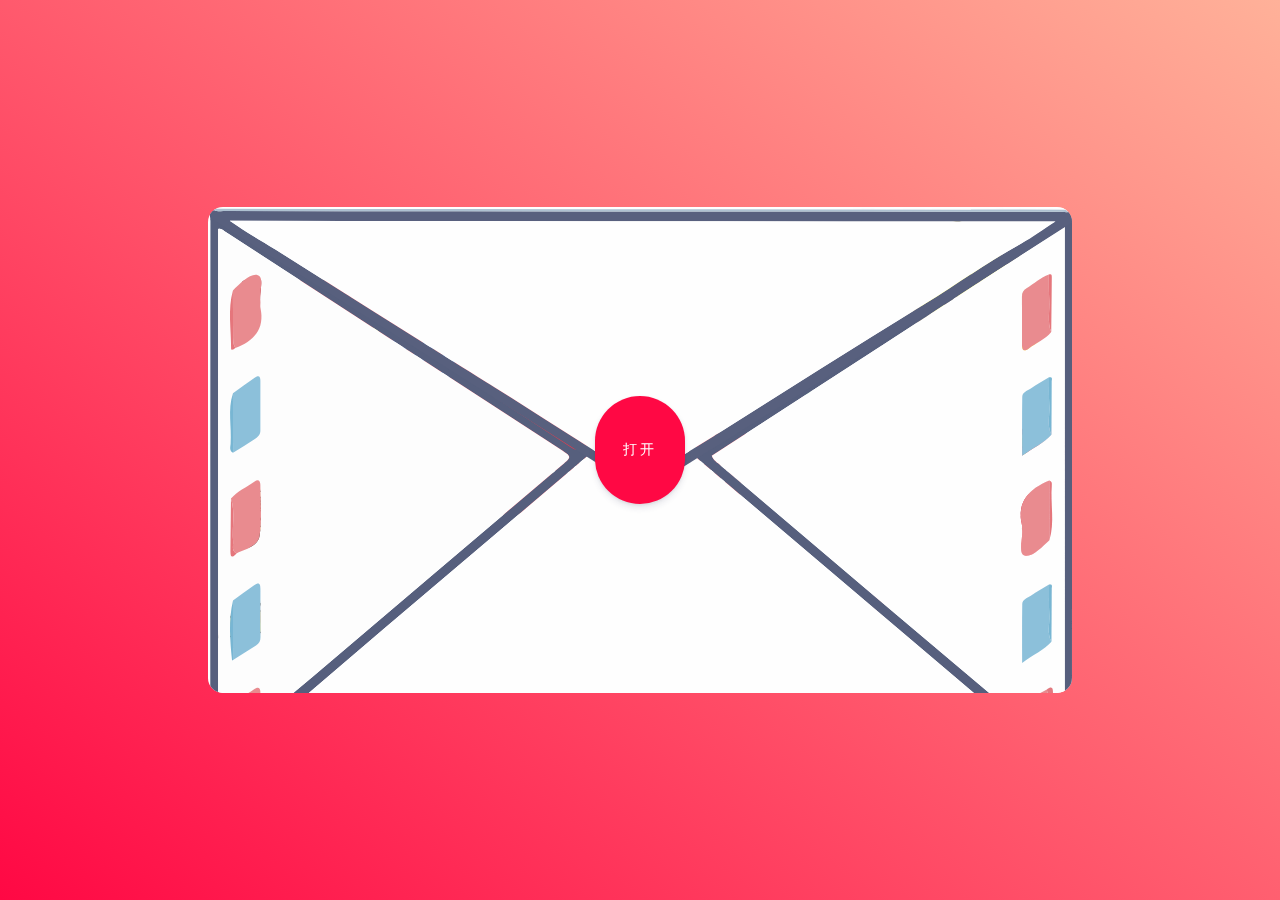
<file: 2021/index.html>
<html>
    <head>
        <title></title>
        <link rel="stylesheet" href="/2021/style.css">
        <script src="/2021/script.js"></script>
    </head>
    <body id="bdy">
        <div class="btn center" id="btn" onclick="rotate()">打开</div>    
        <div class="card center letter-front" id="rotate-pic"></div>
        <div class="card center letter" id="pic"></div>
        <div class="main center card" id="container" ontouchstart="change()">    
            <div class="flipper">
            <div class="front">
            </div>
            <div class="back">
            </div>
        </div>
    </div>
    </body>
</html>
</file>
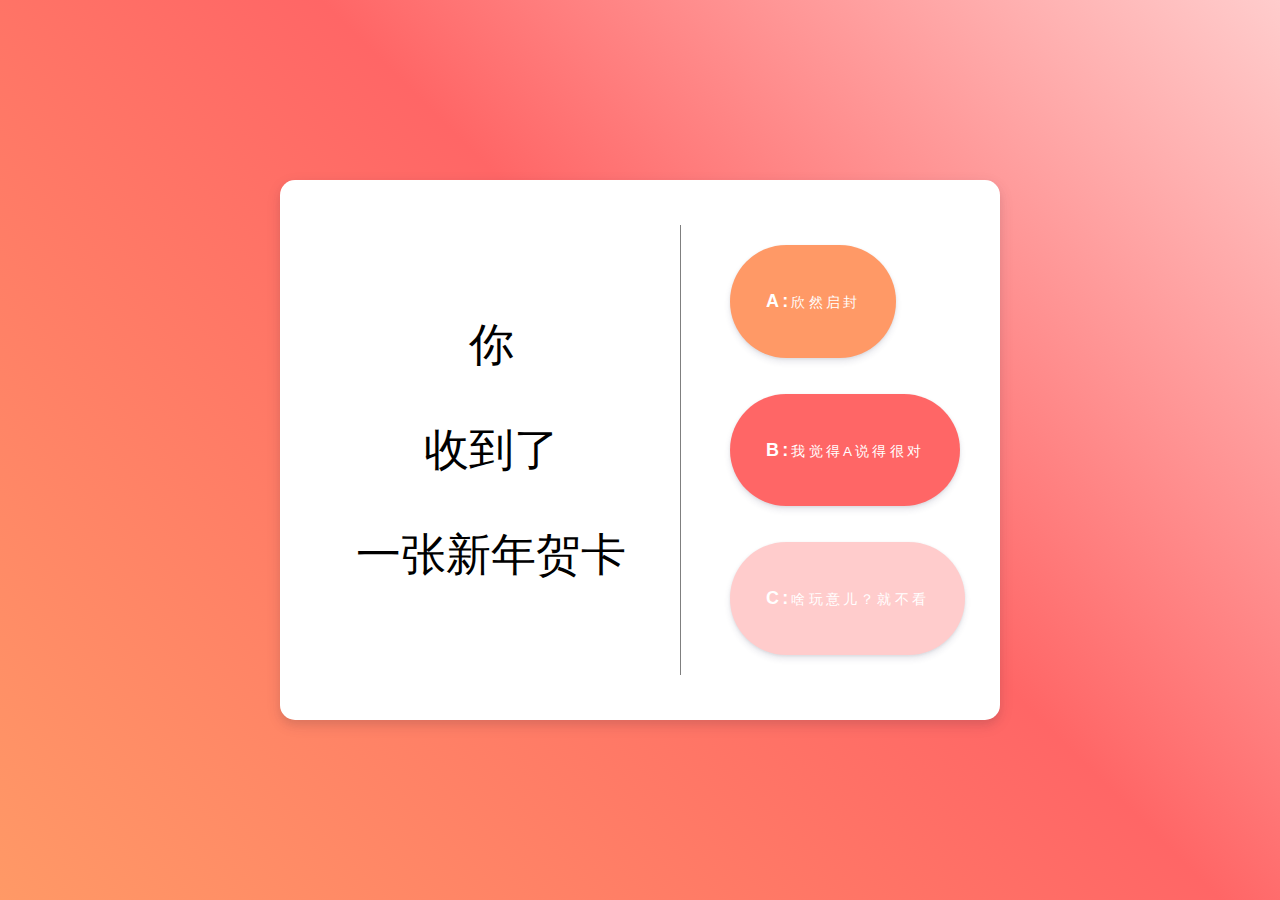
<file: 2022/index.html>
<html>
    <head>
        <title>一份新年贺卡</title>
        <link rel="stylesheet" href="/2022/theme.css">
        <link rel="stylesheet" href="/2022/style.css">
        <script src="/2022/script.js"></script>
    </head>
    <body id="bdy">
        <div id="start" class="card">
            <div class="left"><p>你</p><p>收到了</p><p>一张新年贺卡</p></div>
            <div class="right">
                <button class="btn" onclick="End()"><b>A:</b>欣然启封</button>
                <button class="btn" onclick="End()"><b>B:</b>我觉得A说得很对</button>
                <button class="btn"><b>C:</b>啥玩意儿？就不看</button>
               </div>
        </div>
        <button class="btn" onclick="Add()" id="nxt-page">下一页</button>
    </body>
</html>
</file>
<file: 2021/style.css>
html{
    background-image: linear-gradient(37deg, #ff0844 0%, #ffb199 100%);
}
.hover .flipper,.main:hover .flipper{
    transform: rotateY(180deg);
}
.hover .back .main:hover .back{
    z-index: 3;
}
.center{
    position: absolute;
    top: 50%;
    left: 50%;
    transform: translate(-50%, -50%);
}
.card{
    background-color: transparent;
    border-radius: 15px;
    position: absolute;
}
.shadow{
    transition: box-shadow .15s ease;
    box-shadow: 0 5px 15px rgba(50,50,93,.1),0 5px 8px rgba(0,0,0,.07) !important;
}
.letter-front{
    transition: transform 2s;
    transform-origin: top;
    z-index: 5;
    height: calc(6vmin * 9);
    width: calc(6vmin * 16);
    background-repeat: no-repeat;
    background-size: 100%;
    background-image: url("/2021/letter-front.svg");
}
.letter{
    transition: opacity 2s;
    z-index: 4;
    height: calc(6vmin * 9);
    width: calc(6vmin * 16);
    background-repeat: no-repeat;
    background-size: 100%;
    background-image: url("/2021/letter-side.svg");
}
.flipper{
    transition: 0.6s;
    transform-style: preserve-3d;
    position: relative;
}
.main, .front, .back{
    height: calc(6vmin * 9);
    width: calc(6vmin * 16);
}
.front, .back{
    border-radius: 15px;
    background-size: 100%;
    background-repeat: no-repeat;
    backface-visibility: hidden;
    position: absolute;
    top: 0;
    left: 0;
}
.front{
    background-image: url("/2021/img/1.png");
    z-index: 2;
}
.back{
    background-image: url("/2021/img/2.png");
    transform: rotateY(180deg);
}
.main{
    background-color: white;
}
.fde{
    opacity: 0;
}
.btn{
    background-color: #ff0844;
    z-index: 6;
    width: 10vmin;
    padding: 5vmin 0vmin;
    outline: none;
    border: none;
    transition: all .15s ease;
    letter-spacing: .2rem;
    font-size: 1.5vmin;
    text-align: center;
    border-radius: 5vmin;
    color: #fff;
    box-shadow: 0 4px 6px rgba(50,50,93,.11), 0 1px 3px rgba(0,0,0,.08);
}
</file>
<file: 2022/theme.css>
/*全局*/
html{
    background-repeat: no-repeat;
    position: relative;
    height: 100%;
    margin: 0;
    padding: 0;
}
/*卡片*/
.card{
    background-color: white;
    box-shadow: 0 5px 15px rgba(50,50,93,.1),0 5px 8px rgba(0,0,0,.07) !important;
    border-radius: 15px;
    position: absolute;
    top: 50%;
    left: 50%;
    transform: translate(-50%, -50%);
    transition: box-shadow .15s ease;
    transition: opacity 1s ease;
}
.card:hover{
    box-shadow: 0 10px 30px rgba(50,50,93,.1),0 5px 15px rgba(0,0,0,.07)!important;
}
/*按钮*/
.btn{
    outline: none;
    border: none;
    transition: all .15s ease;
    letter-spacing: .2rem;
    height: 12.5vmin;
    padding: 4vmin;
    margin: 2vmin;
    font-size: 1.5vmin;
    border-radius: 6.25vmin;
    color: #fff;
    box-shadow: 0 4px 6px rgba(50,50,93,.11), 0 1px 3px rgba(0,0,0,.08);
}
.btn:hover{
    transform: translateY(-5%);
    box-shadow: 0 7px 14px rgba(50, 50, 93, .1), 0, 3px, 6px, rgba(0, 0, 0, .08);
}
/*动画*/
.fde-in
{
    animation: fade-in 2s ease;
}
.fde{
    opacity: 0;
}
@keyframes fade-in
{
    0%{
        opacity: 0;
        transform: translate3d(-100%, 0, -100%);
    }
    100%{
        opacity: 100% !important;
    }
}
@keyframes change
{
    40%{
        opacity: 0;
        transform: translateX(200%);
    }
    60%{
        transform: translateX(-400%);
    }
    100%{
        opacity: 1;
    }
}
</file>
<file: 2022/style.css>
html{
    --topic_color_1: #FF9966;
    --topic_color_2: #FF6666;
    --topic_color_3: #FFCCCC;
    background-image: linear-gradient(45deg, var(--topic_color_1) 0%, var(--topic_color_2) 56%, var(--topic_color_3) 100%);
}
#main{
    background-image: url("/2022/1.png");
    background-size:100%;
    height: calc(6vmin * 6.18);
    width: calc(6vmin * 10);
    pointer-events: none;
}
#start{
    display: grid;
    grid-template-columns: 6fr 4fr;
    height: calc(20vmin * 3);
    width: calc(20vmin * 4);
    align-items: center;
    justify-items: center;
}
#nxt-page{
    position: absolute;
    visibility: hidden;
    z-index: 999;
    font-weight: bolder;
    top: 65%;
    left: 75%;
    background-color: white;
    color: black;
}
.left{
    text-align: center;
    font-size: 5vmin;
    padding: 5vmin;
    padding-right: 6vmin;
    border-right: .1vmin solid rgba(0,0,0,.5);
}
.btn:nth-child(1)
{
    background-color: var(--topic_color_1);
}
.btn:nth-child(2)
{
    background-color: var(--topic_color_2);
}
.btn:nth-child(3)
{
    background-color: var(--topic_color_3);
}
button b{
    font-size: 2vmin;
}
</file>
